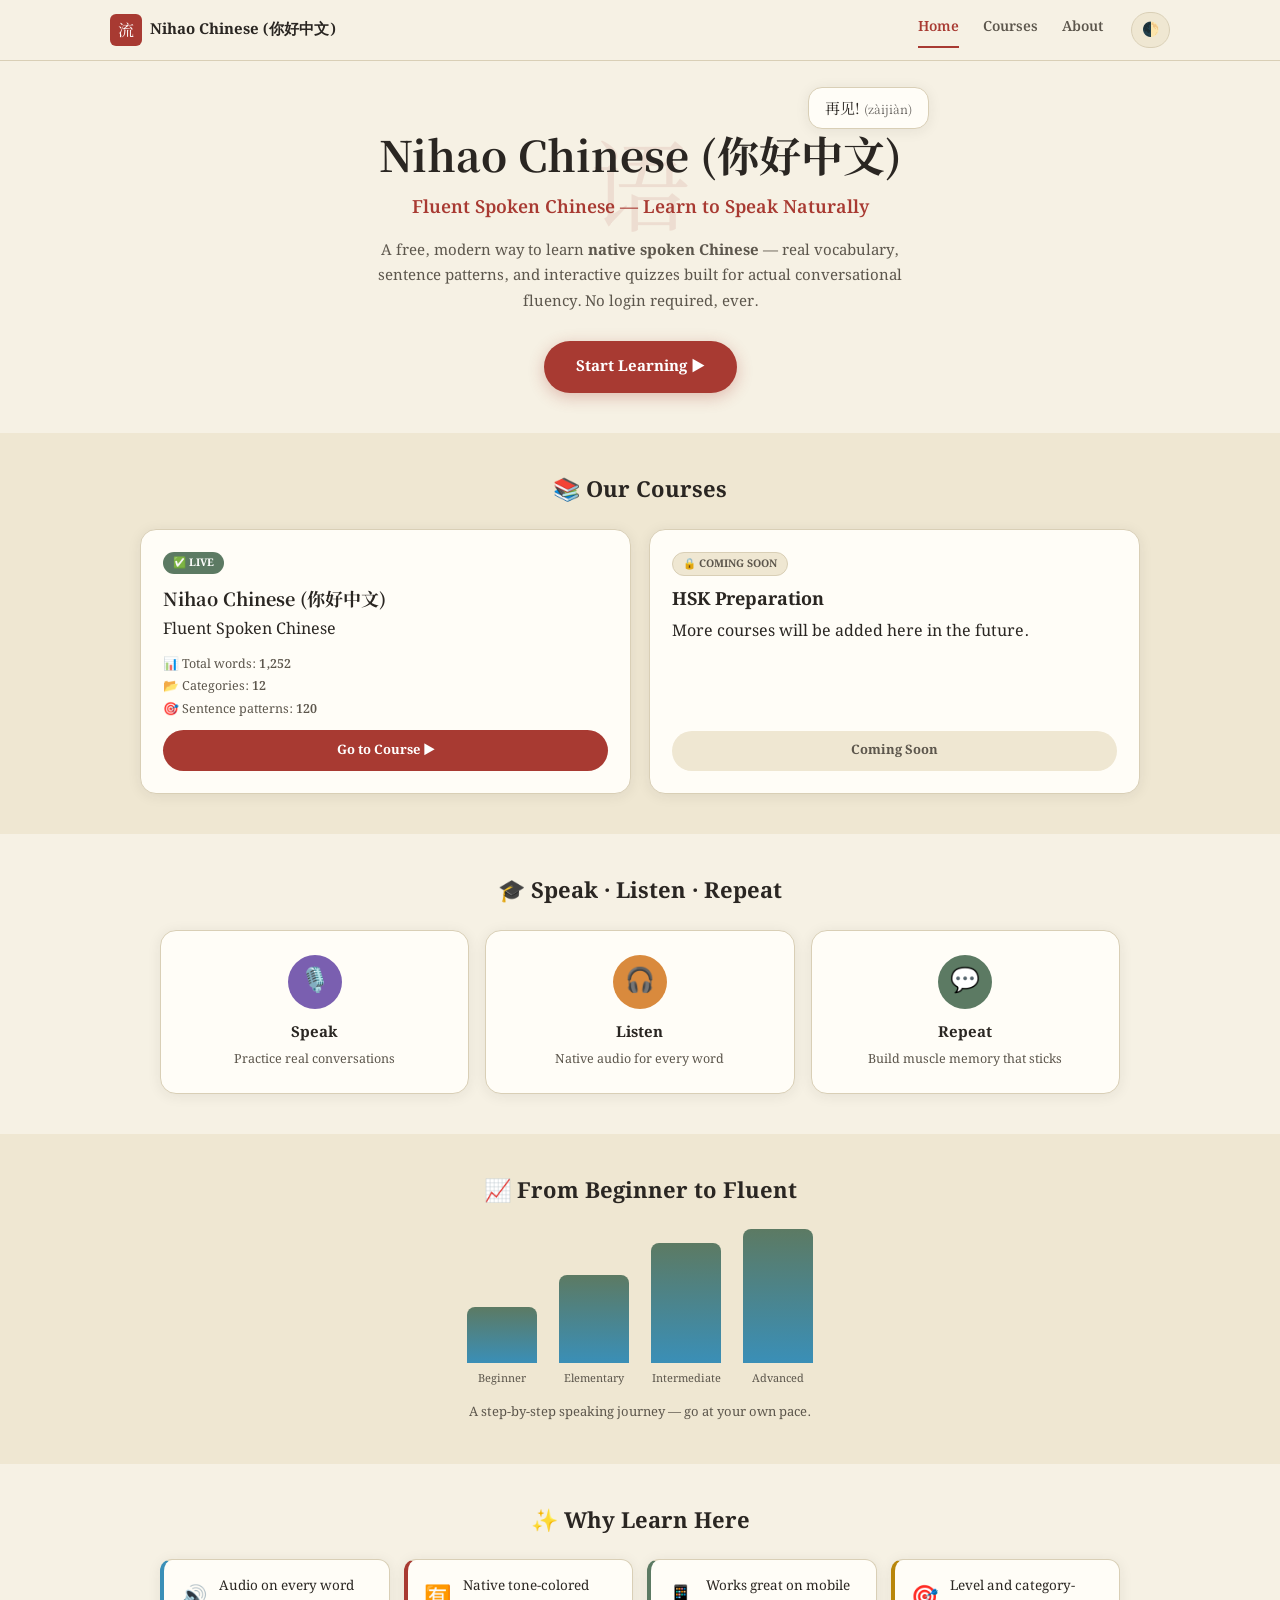
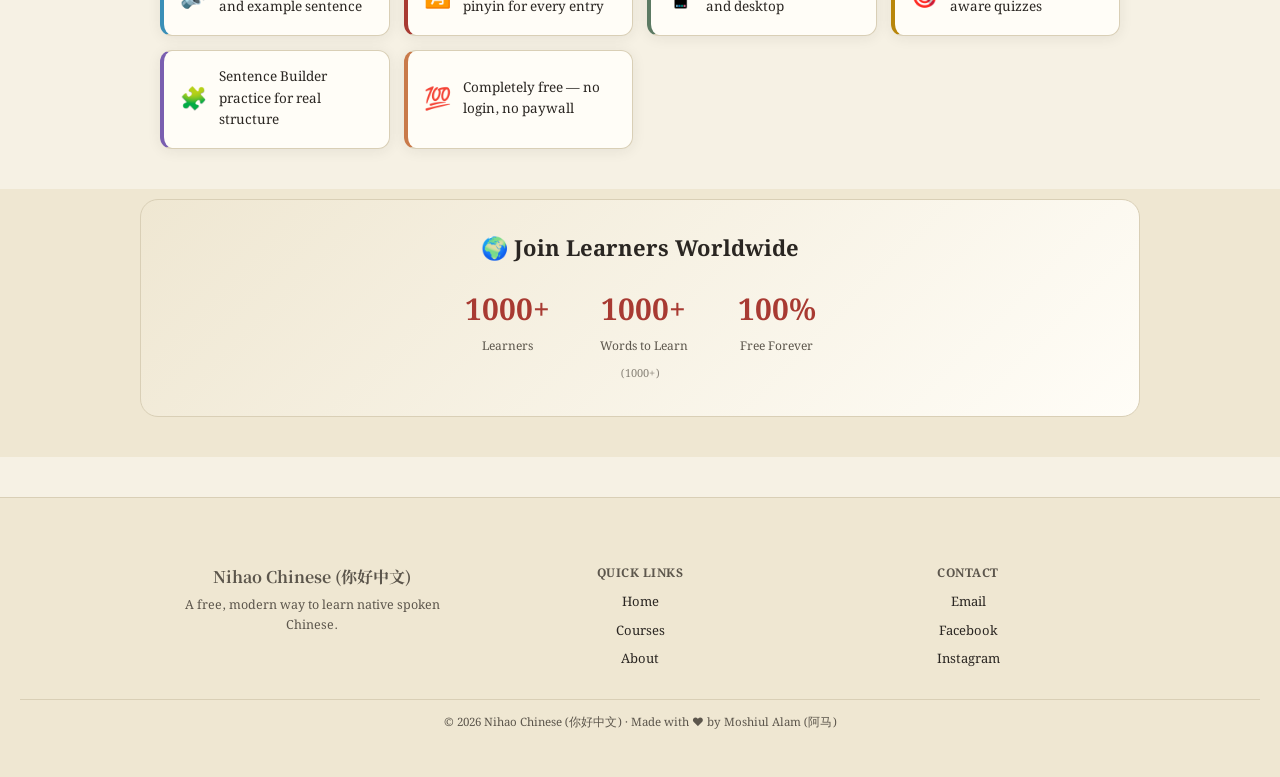
<file: index.html>
<!DOCTYPE html>
<html lang="en" data-lang="en">

<head>
  <meta charset="UTF-8">
  <meta name="viewport" content="width=device-width, initial-scale=1.0">
  <title>Nihao Chinese (你好中文) · Fluent Spoken Chinese — Free Native Spoken Chinese Course</title>
  <meta name="description" content="Learn native spoken Chinese for free — vocabulary, sentence patterns, and interactive quizzes designed for real conversational fluency. No login required.">
  <meta name="keywords" content="learn Chinese, spoken Chinese, Mandarin vocabulary, Chinese quiz, HSK, Chinese sentence patterns, free Chinese course">
  <meta property="og:title" content="Nihao Chinese (你好中文) · Fluent Spoken Chinese">
  <meta property="og:description" content="A free, modern way to learn native spoken Chinese — vocabulary, patterns, and quizzes.">
  <meta property="og:type" content="website">
  <link rel="icon" href="data:image/svg+xml,<svg xmlns=%22http://www.w3.org/2000/svg%22 viewBox=%220 0 100 100%22><text y=%22.9em%22 font-size=%2290%22>流</text></svg>">
  <link rel="preconnect" href="https://fonts.googleapis.com">
  <link
    href="https://fonts.googleapis.com/css2?family=Noto+Serif+SC:wght@400;600;700&family=Noto+Serif+Bengali:wght@400;500;700&family=Inter:wght@400;500;600;700&display=swap"
    rel="stylesheet">
  
  <link rel="stylesheet" href="./fluency_course/fluencyStyle.css">
  
</head>

<body data-theme="light">

  <nav class="site-nav" id="siteNav">
    <div class="site-nav-inner">
      <a href="#" class="site-brand" data-nav="home">
        <span class="site-seal">流</span>
        <span class="site-brand-text">Nihao Chinese (你好中文)</span>
      </a>
      <button class="site-hamburger" id="siteHamburger" aria-label="Menu">☰</button>
      <div class="site-nav-links" id="siteNavLinks">
        <a href="#" data-nav="home" class="site-nav-link">Home</a>
        <a href="#" data-nav="courses" class="site-nav-link">Courses</a>
        <a href="#" data-nav="about" class="site-nav-link">About</a>
        <button class="site-theme-btn" id="siteThemeBtn" title="Toggle dark mode">🌓</button>
      </div>
    </div>
  </nav>

  <!-- ============ PAGE: HOME ============ -->
  <div id="pageHome" class="site-page">
    <section class="home-hero">
      <div class="home-hero-brush zh">语</div>
      <div class="hero-bubbles" id="heroBubbles"></div>
      <h1 class="home-hero-title zh">Nihao Chinese (你好中文)</h1>
      <p class="home-hero-sub">Fluent Spoken Chinese — Learn to Speak Naturally</p>
      <p class="home-hero-desc">A free, modern way to learn <strong>native spoken Chinese</strong> — real vocabulary, sentence patterns, and interactive quizzes built for actual conversational fluency. No login required, ever.</p>
      <button class="home-cta-btn" data-nav="courses">Start Learning ▶</button>
    </section>

    <section class="home-section">
      <h2 class="home-section-title">📚 Our Courses</h2>
      <div class="course-grid" id="homeCourseGrid"></div>
    </section>

    <section class="home-section">
      <h2 class="home-section-title">🎓 Speak · Listen · Repeat</h2>
      <div class="feature-icon-row">
        <div class="feature-icon-card fic-purple fade-in-up">
          <div class="fic-icon">🎙️</div>
          <div class="fic-title">Speak</div>
          <div class="fic-sub">Practice real conversations</div>
        </div>
        <div class="feature-icon-card fic-orange fade-in-up">
          <div class="fic-icon">🎧</div>
          <div class="fic-title">Listen</div>
          <div class="fic-sub">Native audio for every word</div>
        </div>
        <div class="feature-icon-card fic-green fade-in-up">
          <div class="fic-icon">💬</div>
          <div class="fic-title">Repeat</div>
          <div class="fic-sub">Build muscle memory that sticks</div>
        </div>
      </div>
    </section>

    <section class="home-section">
      <h2 class="home-section-title">📈 From Beginner to Fluent</h2>
      <div class="journey-bar fade-in-up">
        <div class="journey-step" style="--h:35%;"><div class="journey-fill"></div><span>Beginner</span></div>
        <div class="journey-step" style="--h:55%;"><div class="journey-fill"></div><span>Elementary</span></div>
        <div class="journey-step" style="--h:75%;"><div class="journey-fill"></div><span>Intermediate</span></div>
        <div class="journey-step" style="--h:100%;"><div class="journey-fill"></div><span>Advanced</span></div>
      </div>
      <p class="journey-caption">A step-by-step speaking journey — go at your own pace.</p>
    </section>

    <section class="home-section">
      <h2 class="home-section-title">✨ Why Learn Here</h2>
      <div class="why-grid">
        <div class="why-card wc-1 fade-in-up">🔊<span>Audio on every word and example sentence</span></div>
        <div class="why-card wc-2 fade-in-up">🈶<span>Native tone-colored pinyin for every entry</span></div>
        <div class="why-card wc-3 fade-in-up">📱<span>Works great on mobile and desktop</span></div>
        <div class="why-card wc-4 fade-in-up">🎯<span>Level and category-aware quizzes</span></div>
        <div class="why-card wc-5 fade-in-up">🧩<span>Sentence Builder practice for real structure</span></div>
        <div class="why-card wc-6 fade-in-up">💯<span>Completely free — no login, no paywall</span></div>
      </div>
    </section>

    <section class="home-section social-proof-section">
      <div class="social-proof-box fade-in-up">
        <h2 class="home-section-title">🌍 Join Learners Worldwide</h2>
        <div class="social-proof-grid">
          <div><div class="sp-num">1000+</div><div class="sp-label">Learners</div></div>
          <div><div class="sp-num">1000+</div><div class="sp-label">Words to Learn</div></div>
          <div><div class="sp-num">100%</div><div class="sp-label">Free Forever</div></div>
        </div>
        <p class="sp-note">(1000+)</p>
      </div>
    </section>
  </div>

  <!-- ============ PAGE: ABOUT ============ -->
 <div id="pageAbout" class="site-page" style="display:none;">
    <section class="about-hero-pro">
      <div class="about-hero-pro-inner">
        <div class="about-photo-wrap">
          <img class="about-photo" src="[data-uri]" alt="Creator photo">
        </div>
        <div class="about-hero-text">
          <span class="about-kicker">👋 THE PERSON BEHIND Nihao Chinese (你好中文)</span>
          <h1>Moshiul Alam (阿马)</h1>
          <p class="about-role">Creator &amp; Chinese Learner</p>
          <div class="about-links">
            <a href="mdmoshiulalam66@gmail.com" target ="_blank">✉️ Email</a>
            <a href="https://www.facebook.com/share/1FTyPMf2ih/" target ="_blank">📘 Facebook</a>
            <a href="#" target ="_blank">▶️ YouTube</a>
            <a href="https://www.instagram.com/moshiul_alam_ridoy?igsi=cWsxNTF4bHJ0M2d4" target ="_blank">🅾 Instagram</a>
            <a href="https://github.com/Moshiul-Alam1" target ="_blank">𖦥 gitHub1</a>
            <a href="https://github.com/MoshiulAlam0" target ="_blank">𖦥 gitHub2</a>
          </div>
        </div>
      </div>
    </section>

    <section class="about-body">
      <div class="about-card fade-in-up">
         <h3>📖 My Story</h3>
         <p>Hi! I'm Moshiul (阿马). As a fellow Chinese learner, I experienced firsthand how challenging it is to transition from traditional textbook grammar to authentic, natural daily conversation. I created <em>Nihao Chinese (你好中文)</em> to bridge that gap — building an interactive, real-world spoken Chinese platform that I wished I had when I first started.</p>
      </div>
      <div class="about-card fade-in-up">
        <h3>🎯 Mission</h3>
        <p>To make practical, native-sounding spoken Chinese accessible to anyone in the world who wants to learn it — completely free, forever.</p>
      </div>
    </section>

    <section class="home-section">
      <h2 class="home-section-title">💼 My Other Projects</h2>
      <div class="projects-grid">
        <div class="project-card fade-in-up">
          <div class="project-thumb">🚀</div>
          <div class="project-name">Project One</div>
          <div class="project-desc">A short description of this project goes here.</div>
          <a href="#" class="project-link">Visit ↗</a>
        </div>
        <div class="project-card fade-in-up">
          <div class="project-thumb">🎨</div>
          <div class="project-name">Project Two</div>
          <div class="project-desc">A short description of this project goes here.</div>
          <a href="#" class="project-link">Visit ↗</a>
        </div>
        <div class="project-card fade-in-up">
          <div class="project-thumb">📦</div>
          <div class="project-name">Project Three</div>
          <div class="project-desc">A short description of this project goes here.</div>
          <a href="#" class="project-link">Visit ↗</a>
        </div>
      </div>
    </section>
  </div>

  <!-- ============ PAGE: COURSES ============ -->
  <div id="pageCourses" class="site-page" style="display:none;">
    <section class="home-section">
      <h1 class="home-section-title">📚 All Courses</h1>
      <div class="course-grid" id="coursesPageGrid"></div>
    </section>
  </div>

  <!-- ============ PAGE: APP (existing vocabulary course) ============ -->
  <div id="pageApp" class="site-page" style="display:none;">

  <header>
    <div class="brand">
      <button class="pill-btn" id="menuToggle" style="display:none; padding:7px 10px;" aria-label="Menu">☰</button>
      <div class="seal">流</div>
      <h1>Nihao Chinese (你好中文)<span data-lang-el="en">Fluent Spoken
          Chinese · Live</span></h1>
    </div>
    <div class="header-controls">
      <button class="pill-btn" id="langBtn">🌐 <span data-lang-el="bn">English করো</span><span data-lang-el="en">Switch
          to Bangla</span></button>
      <button class="pill-btn" id="themeBtn">🌓 <span data-lang-el="bn">ডার্ক মোড</span><span data-lang-el="en">Dark
          Mode</span></button>
      <div style="position:relative;">
        <button class="pill-btn" id="voiceBtn">🔊 <span data-lang-el="bn">ভয়েস</span><span
            data-lang-el="en">Voice</span> ▾</button>
        <div id="voiceDropdown" class="voice-dropdown"></div>
      </div>
      <div class="speed-group" id="speedGroup">
        <button class="speed-btn" data-speed="slow">🐢</button>
        <button class="speed-btn active" data-speed="normal">🚶</button>
        <button class="speed-btn" data-speed="fast">🏃</button>
      </div>
    </div>
  </header>

  <div class="sidebar-backdrop" id="backdrop"></div>

  <div class="layout">
    <nav class="sidebar" id="sidebar"></nav>

    <main>
      <section class="hero">
        <div class="brush zh">语</div>
        <div class="hero-text">
          <h2 data-lang-el="bn">প্রতিদিন অল্প অল্প করে, স্বাভাবিকভাবে চাইনিজ বলতে শিখুন</h2>
          <h2 data-lang-el="en">Learn to speak Chinese naturally, a little every day</h2>
          <p data-lang-el="bn">প্রয়োজনীয় শব্দভান্ডার, সঠিক উচ্চারণ এবং ইন্টারঅ্যাকটিভ অনুশীলনের মাধ্যমে সহজে চায়নিজ বলা শুরু করুন।</p>
          <p data-lang-el="en">Start speaking Chinese easily with essential vocabulary, accurate pronunciation, and interactive practice.</p>
        </div>
      </section>

      <div class="search-wrap">
        <div class="search-box">
          <span>🔍</span>
          <input id="searchInput" type="text" placeholder="Search / খুঁজুন / 搜索 / pinyin...">
        </div>
        <button class="pill-btn" id="bookmarkFilterBtn">🔖 <span data-lang-el="bn">বুকমার্ক</span><span data-lang-el="en">Bookmarks</span> (<span id="bookmarkFilterCount">0</span>)</button>
      </div>

      <div id="filterBar"></div>
      <div id="categoryIntro"></div>
      <div id="quizPanelBox"></div>
      <div id="cardGrid"></div>
    </main>
  </div>

  <div class="float-toolbar" id="floatToolbar">
    <button class="float-icon-btn" id="floatLangBtn" title="Language">🌐</button>
    <button class="float-icon-btn" id="floatThemeBtn" title="Dark mode">🌓</button>
    <div class="float-toolbar-divider"></div>
    <div style="position:relative;">
      <button class="float-icon-btn" id="floatVoiceBtn" title="Voice">🔊</button>
      <div id="floatVoiceDropdown" class="voice-dropdown"></div>
    </div>
    <div class="float-speed-group" id="floatSpeedGroup">
      <button class="float-speed-btn" data-speed="slow" title="Slow">🐢</button>
      <button class="float-speed-btn active" data-speed="normal" title="Normal">🚶</button>
      <button class="float-speed-btn" data-speed="fast" title="Fast">🏃</button>
    </div>
  </div>

  <button id="floatingQuizBtn" title="Quiz">🎯</button>

  </div> <!-- /#pageApp -->
<!--===================================== footer ===========================    -->
  <footer class="site-footer">
    <div class="site-footer-inner">
      <div class="footer-col">
        <div class="footer-brand zh">Nihao Chinese (你好中文)</div>
        <p>A free, modern way to learn native spoken Chinese.</p>
      </div>
      <div class="footer-col">
        <div class="footer-col-title">Quick Links</div>
        <a href="#" data-nav="home">Home</a>
        <a href="#" data-nav="courses">Courses</a>
        <a href="#" data-nav="about">About</a>
      </div>
      <div class="footer-col">
        <div class="footer-col-title">Contact</div>
        <a href="mailto:mdmoshiulalam66@gmail.com">Email</a>
        <a href="https://www.facebook.com/share/1FTyPMf2ih/">Facebook</a>
        <a href="https://www.instagram.com/moshiul_alam_ridoy?igsi=cWsxNTF4bHJ0M2d4">Instagram</a>
      </div>
    </div>
    <div class="footer-bottom">© <span id="footerYear"></span> Nihao Chinese (你好中文) · Made with ❤️ by Moshiul Alam (阿马)</div>
  </footer>

  <div class="modal-overlay" id="quizModal">
    <div class="modal quiz-modal-inner" style="position:relative;">
      <div class="qz-xp-popup" id="quizXpPopup"></div>
      <button class="modal-close" id="quizClose">✕</button>
      <div class="qz-header-row">
        <div id="quizScopeLabel" class="qz-scope"></div>
        <div style="display:flex; align-items:center; gap:8px; position:relative;">
          <div id="quizHeartsBox" class="qz-hearts"></div>
          <button id="quizSettingsBtn" class="qz-voicelang-btn" title="Voice settings">⚙️ 🔊</button>
          <div id="quizSettingsPanel" class="qz-settings-panel">
            <div class="qz-settings-row">
              <label><span data-lang-el="bn">ফিডব্যাক ভাষা</span><span data-lang-el="en">Feedback language</span></label>
              <div class="qz-lang-toggle">
                <button class="qz-lang-opt active" data-lang="zh">中文</button>
                <button class="qz-lang-opt" data-lang="en">English</button>
              </div>
            </div>
            <div class="qz-settings-row">
              <label><span data-lang-el="bn">ভয়েস বেছে নিন</span><span data-lang-el="en">Choose voice</span></label>
              <select id="qzVoiceSelect"></select>
            </div>
            <div class="qz-settings-row">
              <label><span data-lang-el="bn">গতি</span><span data-lang-el="en">Speed</span></label>
              <div class="speed-group" id="qzSpeedGroup">
                <button class="qz-speed-btn" data-speed="slow">🐢</button>
                <button class="qz-speed-btn active" data-speed="normal">🚶</button>
                <button class="qz-speed-btn" data-speed="fast">🏃</button>
              </div>
            </div>
          </div>
        </div>
      </div>
      <div class="qz-progress-wrap">
        <svg class="qz-ring" viewBox="0 0 40 40">
          <circle class="qz-ring-bg" cx="20" cy="20" r="17"></circle>
          <circle class="qz-ring-fill" id="quizRingFill" cx="20" cy="20" r="17"></circle>
        </svg>
        <div class="qz-progress-bar"><div class="qz-progress-fill" id="quizProgressFill"></div></div>
      </div>
      <div class="qz-stats-row">
        <span id="quizProgress">1 / 8</span>
        <span>✅ <span id="qzCorrectCount">0</span></span>
        <span>❌ <span id="qzWrongCount">0</span></span>
        <span>🔥 <span id="qzStreak">0</span></span>
        <span>⭐ <span id="qzScore">0</span></span>
      </div>

      <div id="quizQuestionArea"></div>

      <div id="quizFeedbackToast" class="qz-feedback-toast"></div>

      <div id="quizSummaryArea" style="display:none;"></div>
    </div>
  </div>
<!-- <script src="./newData.js"></script> -->
<script src="./fluency_course/fluencyScript.js"></script>
 
</body>

</html>
</file>
<file: fluency_course/fluencyStyle.css>
:root {
      --paper: #F6F1E4;
      --paper-alt: #EFE7D2;
      --ink: #2A2622;
      --ink-soft: #5C564C;
      --seal: #A83A32;
      --seal-soft: #C97A6D;
      --jade: #5C7A63;
      --jade-soft: #8FAE96;
      --line: #D9CFB6;
      --card-bg: #FFFDF7;
      --radius: 14px;
      --shadow: 0 2px 14px rgba(42, 38, 34, 0.08);
      --t1: #C1443C;
      /* 1st tone - flat/high red */
      --t2: #B8860B;
      /* 2nd tone - rising amber */
      --t3: #3B7A57;
      /* 3rd tone - dipping green */
      --t4: #3A5FA8;
      /* 4th tone - falling blue */
      --t0: #8B8378;
      /* neutral tone - grey */
    }

    [data-theme="dark"] {
      --paper: #1B1917;
      --paper-alt: #231F1B;
      --ink: #EDE6D6;
      --ink-soft: #B8AF9C;
      --card-bg: #26221D;
      --line: #3A342C;
      --shadow: 0 2px 20px rgba(0, 0, 0, 0.4);
      color-scheme: dark;
    }
    body { color-scheme: light; }
    body[data-theme="dark"] { color-scheme: dark; }
    select { background-color: var(--card-bg); color: var(--ink); }

    * {
      box-sizing: border-box;
      margin: 0;
      padding: 0;
    }

    body {
      background: var(--paper);
      color: var(--ink);
      font-family: 'Noto Serif Bengali', 'Inter', sans-serif;
      line-height: 1.6;
      transition: background .3s, color .3s;
      min-height: 100vh;
    }

    .zh {
      font-family: 'Noto Serif SC', serif;
    }

    a {
      color: inherit;
    }

    button {
      font-family: inherit;
      cursor: pointer;
    }

    /* ---------- Header ---------- */
    header {
      position: sticky;
      top: 0;
      z-index: 50;
      background: var(--paper);
      border-bottom: 1px solid var(--line);
      padding: 12px 18px;
      display: flex;
      align-items: center;
      justify-content: space-between;
      gap: 10px;
      flex-wrap: wrap;
    }

    .brand {
      display: flex;
      align-items: center;
      gap: 10px;
    }

    .brand .seal {
      width: 38px;
      height: 38px;
      border-radius: 6px;
      background: var(--seal);
      color: #fff;
      display: flex;
      align-items: center;
      justify-content: center;
      font-family: 'Noto Serif SC', serif;
      font-size: 20px;
      font-weight: 700;
      box-shadow: var(--shadow);
      flex-shrink: 0;
    }

    .brand h1 {
      font-size: 16px;
      font-weight: 600;
      letter-spacing: .3px;
    }

    .brand h1 span {
      display: block;
      font-size: 11px;
      color: var(--ink-soft);
      font-family: 'Inter', sans-serif;
      font-weight: 400;
    }

    .header-controls {
      display: flex;
      align-items: center;
      gap: 8px;
      flex-wrap: wrap;
    }

    .pill-btn {
      background: var(--card-bg);
      border: 1px solid var(--line);
      border-radius: 999px;
      padding: 7px 14px;
      font-size: 13px;
      color: var(--ink);
      display: flex;
      align-items: center;
      gap: 6px;
      transition: .2s;
    }

    .pill-btn:hover {
      border-color: var(--seal);
      color: var(--seal);
    }

    .speed-group {
      display: flex;
      background: var(--card-bg);
      border: 1px solid var(--line);
      border-radius: 999px;
      padding: 3px;
      gap: 2px;
    }
    .speed-btn {
      background: none;
      border: none;
      border-radius: 999px;
      padding: 5px 9px;
      font-size: 13px;
      cursor: pointer;
      color: var(--ink-soft);
    }
    .speed-btn.active {
      background: var(--jade);
      color: #fff;
    }
    .qz-speed-btn {
      background: none;
      border: 1px solid var(--line);
      border-radius: 999px;
      padding: 5px 9px;
      font-size: 13px;
      cursor: pointer;
      color: var(--ink-soft);
    }
    .qz-speed-btn.active {
      background: var(--jade);
      color: #fff;
      border-color: var(--jade);
    }

    .pill-btn.active {
      background: var(--seal);
      color: #fff;
      border-color: var(--seal);
    }
    .pill-btn:disabled {
      opacity: .4;
      cursor: default;
    }
    .pill-btn:disabled:hover { border-color: var(--line); }

    /* ---------- Layout ---------- */
    .layout {
      display: flex;
      max-width: 1280px;
      margin: 0 auto;
    }

    nav.sidebar {
      width: 220px;
      flex-shrink: 0;
      padding: 20px 10px;
      position: sticky;
      top: 63px;
      height: calc(100vh - 63px);
      overflow-y: auto;
      border-right: 1px solid var(--line);
    }

    nav.sidebar .cat-btn {
      width: 100%;
      text-align: left;
      background: none;
      border: none;
      padding: 10px 12px;
      border-radius: 8px;
      font-size: 14px;
      color: var(--ink-soft);
      display: flex;
      justify-content: space-between;
      margin-bottom: 2px;
    }

    nav.sidebar .cat-btn:hover {
      background: var(--paper-alt);
      color: var(--ink);
    }

    nav.sidebar .cat-btn.active {
      background: var(--seal);
      color: #fff;
    }

    nav.sidebar .cat-btn .count {
      font-size: 11px;
      opacity: .75;
    }

    main {
      flex: 1;
      padding: 24px 20px 60px;
      min-width: 0;
    }

    /* ---------- Hero ---------- */
    .hero {
      display: flex;
      align-items: center;
      gap: 24px;
      padding: 28px 24px;
      margin-bottom: 26px;
      background: var(--card-bg);
      border-radius: var(--radius);
      border: 1px solid var(--line);
      box-shadow: var(--shadow);
      position: relative;
      overflow: hidden;
    }

    .hero .brush {
      font-family: 'Noto Serif SC', serif;
      font-size: 76px;
      color: var(--seal);
      opacity: .14;
      position: absolute;
      right: 10px;
      top: 50%;
      transform: translateY(-50%);
      pointer-events: none;
      user-select: none;
    }

    .hero-text h2 {
      font-size: 22px;
      margin-bottom: 6px;
    }

    .hero-text p {
      font-size: 14px;
      color: var(--ink-soft);
      max-width: 520px;
    }

    /* ---------- Category Intro Banner ---------- */
    .cat-intro {
      background: var(--card-bg);
      border: 1px solid var(--line);
      border-left: 3px solid var(--seal);
      border-radius: 12px;
      padding: 16px 20px;
      margin-bottom: 18px;
      font-size: 13.5px;
      line-height: 1.7;
    }
    .cat-intro h4 {
      font-size: 14px;
      margin-bottom: 8px;
      color: var(--seal);
    }
    .cat-intro .tense-row {
      margin: 8px 0;
    }
    .cat-intro .tense-label {
      font-weight: 600;
      display: inline-block;
      margin-bottom: 3px;
    }
    .cat-intro .word-list {
      color: var(--ink-soft);
      margin-bottom: 3px;
    }
    .cat-intro .ex-line {
      margin: 2px 0 2px 10px;
      color: var(--ink);
    }
    .cat-intro .warn-note {
      margin-top: 8px;
      padding-top: 8px;
      border-top: 1px dashed var(--line);
      color: var(--ink-soft);
      font-size: 12.5px;
    }

    /* ---------- Search ---------- */
    .search-wrap {
      margin-bottom: 20px;
      display: flex;
      gap: 10px;
      flex-wrap: wrap;
    }

    .search-box {
      flex: 1;
      min-width: 220px;
      display: flex;
      align-items: center;
      gap: 8px;
      background: var(--card-bg);
      border: 1px solid var(--line);
      border-radius: 999px;
      padding: 10px 16px;
    }

    .search-box input {
      border: none;
      outline: none;
      background: none;
      width: 100%;
      font-size: 14px;
      color: var(--ink);
    }

    .quiz-cta {
      background: var(--jade);
      color: #fff;
      border: none;
      border-radius: 999px;
      padding: 10px 18px;
      font-size: 13px;
      font-weight: 600;
      box-shadow: var(--shadow);
    }

    /* ---------- Quiz Panel ---------- */
    .quiz-panel {
      background: linear-gradient(135deg, var(--jade) 0%, #4c6b53 100%);
      border-radius: 16px;
      padding: 18px 20px;
      margin-bottom: 20px;
      box-shadow: var(--shadow);
      color: #fff;
    }
    .quiz-panel .qp-title {
      font-size: 14px;
      font-weight: 700;
      margin-bottom: 12px;
      display: flex;
      align-items: center;
      gap: 8px;
    }
    .quiz-tiles {
      display: grid;
      grid-template-columns: repeat(auto-fit, minmax(180px, 1fr));
      gap: 12px;
    }
    .quiz-tile {
      background: rgba(255,255,255,.12);
      border: 1px solid rgba(255,255,255,.25);
      border-radius: 12px;
      padding: 12px 14px;
    }
    .quiz-tile .qt-label {
      font-size: 12.5px;
      font-weight: 700;
      margin-bottom: 4px;
      display: flex;
      align-items: center;
      gap: 6px;
    }
    .quiz-tile .qt-sub {
      font-size: 11px;
      opacity: .85;
      margin-bottom: 8px;
    }
    .quiz-tile select {
      width: 100%;
      background: rgba(255,255,255,.9);
      border: none;
      border-radius: 7px;
      padding: 6px 8px;
      font-size: 12px;
      color: #2A2622;
      margin-bottom: 8px;
      color-scheme: light;
    }
    .quiz-tile button.qt-start {
      width: 100%;
      background: #fff;
      color: var(--jade);
      border: none;
      border-radius: 8px;
      padding: 7px;
      font-size: 12.5px;
      font-weight: 700;
      cursor: pointer;
    }
    .quiz-tile button.qt-start:hover { opacity: .9; }
    .quiz-panel-options {
      display: flex;
      gap: 14px;
      flex-wrap: wrap;
      margin-top: 12px;
      padding-top: 12px;
      border-top: 1px solid rgba(255,255,255,.2);
      font-size: 11.5px;
    }
    .quiz-panel-options label { display: block; margin-bottom: 4px; opacity: .9; }
    .quiz-panel-options select {
      background: rgba(255,255,255,.9);
      border: none;
      border-radius: 7px;
      padding: 5px 8px;
      font-size: 12px;
      color: #2A2622;
      color-scheme: light;
    }

    /* ---------- Sentence Builder ---------- */
    .qz-builder-strip {
      min-height: 52px;
      border: 2px dashed var(--line);
      border-radius: 10px;
      padding: 8px;
      display: flex;
      flex-wrap: wrap;
      gap: 6px;
      margin-bottom: 14px;
      align-items: center;
    }
    .qz-builder-strip.filled { border-style: solid; }
    .qz-word-bank { display: flex; flex-wrap: wrap; gap: 8px; justify-content: center; }
    .qz-word-chip {
      background: var(--paper-alt);
      border: 1.5px solid var(--line);
      border-radius: 10px;
      padding: 8px 14px;
      font-size: 18px;
      cursor: pointer;
      transition: .15s;
    }
    .qz-word-chip:hover { border-color: var(--seal); transform: translateY(-2px); }
    .qz-word-chip.placed { opacity: .35; pointer-events: none; }
    .qz-strip-chip {
      background: var(--card-bg);
      border: 1.5px solid var(--jade);
      border-radius: 10px;
      padding: 8px 14px;
      font-size: 18px;
      cursor: pointer;
    }
    .qz-check-btn {
      display: block;
      width: 100%;
      margin-top: 14px;
      background: var(--jade);
      color: #fff;
      border: none;
      border-radius: 10px;
      padding: 12px;
      font-size: 14px;
      font-weight: 700;
      cursor: pointer;
    }
    .qz-check-btn:disabled { opacity: .4; cursor: default; }

    /* ---------- XP Popup ---------- */
    .qz-xp-popup {
      position: absolute;
      right: 20px;
      top: 60px;
      font-size: 16px;
      font-weight: 800;
      color: var(--jade);
      opacity: 0;
      pointer-events: none;
    }
    .qz-xp-popup.animate { animation: qzXpFloat 1s ease forwards; }
    @keyframes qzXpFloat {
      0% { opacity: 0; transform: translateY(0); }
      20% { opacity: 1; transform: translateY(-6px); }
      100% { opacity: 0; transform: translateY(-34px); }
    }

    #floatingQuizBtn {
      position: fixed;
      right: 20px;
      bottom: 24px;
      width: 54px;
      height: 54px;
      border-radius: 50%;
      background: var(--seal);
      color: #fff;
      border: none;
      font-size: 22px;
      box-shadow: 0 4px 14px rgba(0,0,0,.25);
      cursor: pointer;
      z-index: 60;
    }
    #floatVoiceDropdown {
      right: 54px;
      left: auto;
      top: auto;
      bottom: 0;
    }

    .float-toolbar {
      position: fixed;
      right: 20px;
      bottom: 92px;
      display: flex;
      flex-direction: column;
      align-items: center;
      gap: 10px;
      z-index: 59;
      opacity: 0;
      transform: translateY(10px);
      pointer-events: none;
      transition: opacity .25s, transform .25s;
    }
    .float-toolbar.show { opacity: 1; transform: translateY(0); pointer-events: auto; }
    .float-icon-btn {
      width: 44px; height: 44px;
      border-radius: 50%;
      background: var(--card-bg);
      border: 1px solid var(--line);
      color: var(--ink);
      font-size: 17px;
      cursor: pointer;
      box-shadow: 0 3px 10px rgba(0,0,0,.15);
    }
    .float-icon-btn:hover { border-color: var(--seal); transform: scale(1.06); }
    .float-toolbar-divider { width: 26px; height: 1px; background: var(--line); margin: 2px 0; }
    .float-speed-group {
      background: var(--card-bg);
      border: 1px solid var(--line);
      border-radius: 22px;
      display: flex;
      flex-direction: column;
      gap: 2px;
      padding: 4px;
      box-shadow: 0 3px 10px rgba(0,0,0,.15);
    }
    .float-speed-btn {
      width: 34px; height: 34px;
      border-radius: 50%;
      background: none;
      border: none;
      font-size: 13px;
      cursor: pointer;
      color: var(--ink-soft);
    }
    .float-speed-btn.active { background: var(--jade); color: #fff; }
    #floatVoiceDropdown {
      position: absolute;
      right: 54px;
      bottom: 0;
    }
    @media (max-width: 720px) {
      .float-toolbar { right: 12px; bottom: 84px; gap: 8px; }
      .float-icon-btn { width: 38px; height: 38px; font-size: 15px; }
    }

    /* ---------- Level/Subtopic Filter Bar ---------- */
    .filter-bar {
      background: linear-gradient(135deg, var(--card-bg) 0%, var(--paper-alt) 100%);
      border: 1px solid var(--line);
      border-radius: 16px;
      padding: 18px 20px;
      margin-bottom: 20px;
      box-shadow: var(--shadow);
    }
    .filter-bar .filter-header-row {
      display: flex;
      align-items: center;
      justify-content: space-between;
      margin-bottom: 12px;
      flex-wrap: wrap;
      gap: 8px;
    }
    .filter-bar .filter-title {
      font-size: 13px;
      color: var(--ink-soft);
      font-weight: 600;
    }
    .filter-bar .total-badge {
      background: var(--ink);
      color: var(--paper);
      font-size: 11.5px;
      font-weight: 700;
      border-radius: 999px;
      padding: 4px 12px;
      white-space: nowrap;
    }
    .level-pills {
      display: flex;
      flex-wrap: wrap;
      gap: 8px;
      margin-bottom: 14px;
    }
    .level-pill {
      background: var(--card-bg);
      border: 1.5px solid var(--line);
      border-radius: 12px;
      padding: 8px 13px;
      cursor: pointer;
      text-align: left;
      min-width: 100px;
      transition: .15s;
      position: relative;
    }
    .level-pill:hover { border-color: var(--seal); transform: translateY(-1px); }
    .level-pill.active {
      background: var(--seal);
      border-color: var(--seal);
      color: #fff;
      box-shadow: 0 3px 10px rgba(168,58,50,.3);
    }
    .level-pill .lp-top {
      font-size: 12.5px;
      font-weight: 700;
      display: flex;
      align-items: center;
      justify-content: space-between;
      gap: 6px;
    }
    .level-pill .lp-count {
      font-size: 10px;
      font-weight: 700;
      background: rgba(0,0,0,.08);
      border-radius: 999px;
      padding: 1px 7px;
    }
    .level-pill.active .lp-count { background: rgba(255,255,255,.25); }
    .level-pill .lp-sub { font-size: 10.5px; opacity: .8; margin-top: 2px; }
    .level-pill .lp-catcount { font-size: 9.5px; opacity: .65; margin-top: 2px; }
    .subtopic-row {
      display: flex;
      align-items: center;
      gap: 10px;
      flex-wrap: wrap;
      padding-top: 12px;
      border-top: 1px solid var(--line);
    }
    .subtopic-row label {
      font-size: 12.5px;
      color: var(--ink-soft);
      font-weight: 600;
    }
    .subtopic-select {
      background: var(--card-bg);
      border: 1px solid var(--line);
      border-radius: 9px;
      padding: 7px 12px;
      font-size: 13px;
      color: var(--ink);
      max-width: 300px;
      cursor: pointer;
    }
    .level-context {
      font-size: 12.5px;
      color: var(--ink-soft);
      margin-top: 12px;
      padding: 8px 12px;
      background: var(--card-bg);
      border-radius: 9px;
      border-left: 3px solid var(--seal);
    }
    .level-context strong { color: var(--seal); }

    /* ---------- Collapsible Category Sections ---------- */
    .cat-section { margin-bottom: 20px; }
    .cat-section-header {
      display: flex;
      align-items: center;
      justify-content: space-between;
      background: var(--card-bg);
      border: 1px solid var(--line);
      border-left: 4px solid var(--jade);
      border-radius: 10px;
      padding: 12px 16px;
      cursor: pointer;
      margin-bottom: 14px;
      box-shadow: var(--shadow);
      transition: .15s;
    }
    .cat-section-header:hover { border-left-color: var(--seal); }
    .cat-section-header .cs-title {
      font-size: 14.5px;
      font-weight: 700;
      display: flex;
      align-items: center;
      gap: 9px;
      color: var(--ink);
    }
    .cat-section-header .cs-icon {
      width: 26px; height: 26px;
      border-radius: 7px;
      background: var(--jade);
      color: #fff;
      display: flex;
      align-items: center;
      justify-content: center;
      font-size: 13px;
      flex-shrink: 0;
    }
    .cat-section-header .cs-count {
      font-size: 11.5px;
      font-weight: 700;
      color: var(--jade);
      background: var(--paper-alt);
      border: 1px solid var(--line);
      border-radius: 999px;
      padding: 3px 12px;
    }
    .cat-section-header .cs-right {
      display: flex;
      align-items: center;
      gap: 10px;
    }
    .cat-section-header .cs-toggle {
      font-size: 13px;
      color: var(--ink-soft);
      transition: transform .2s;
      display: inline-block;
    }
    .cat-section.collapsed .cs-toggle { transform: rotate(-90deg); }
    .cat-section.collapsed .cat-section-grid { display: none; }
    .cat-section-grid {
      display: grid;
      grid-template-columns: repeat(auto-fill, minmax(260px, 1fr));
      gap: 14px;
    }

    /* ---------- Cards ---------- */
    .cat-intro {
      background: var(--card-bg); border: 1px solid var(--line); border-left: 4px solid var(--seal);
      border-radius: var(--radius); padding: 16px 18px; margin-bottom: 16px; font-size: 13.5px; line-height: 1.8;
    }
    .cat-intro h4 { font-size: 15px; margin-bottom: 8px; }
    .cat-intro .tgroup { margin: 10px 0; }
    .cat-intro .tgroup .label { font-weight: 600; color: var(--seal); font-size: 13px; margin-bottom: 3px; }
    .cat-intro .words { color: var(--ink-soft); margin-bottom: 4px; }
    .cat-intro .ex-line { padding-left: 12px; border-left: 2px solid var(--line); margin: 3px 0 3px 4px; }
    .cat-intro .warn { margin-top: 10px; background: var(--paper-alt); border-radius: 6px; padding: 8px 10px; font-size: 12.5px; }
    .grid {
      display: grid;
      grid-template-columns: repeat(auto-fill, minmax(260px, 1fr));
      gap: 14px;
    }

    .card {
      background: var(--card-bg);
      border: 1px solid var(--line);
      border-radius: var(--radius);
      padding: 16px;
      box-shadow: var(--shadow);
      position: relative;
    }

    .card-top {
      display: flex;
      justify-content: space-between;
      align-items: flex-start;
      gap: 8px;
    }

    .card .zh-word {
      font-size: 28px;
      font-weight: 700;
    }

    .pinyin {
      font-size: 14px;
      margin-top: 2px;
      letter-spacing: .3px;
    }

    .pinyin span {
      font-weight: 600;
    }

    .meaning {
      font-size: 13px;
      color: var(--ink-soft);
      margin-top: 6px;
    }

    .meaning .en {
      display: block;
    }

    .meaning .bn {
      display: block;
      font-family: 'Noto Serif Bengali', serif;
    }

    .card .icon-btn {
      background: none;
      border: 1px solid var(--line);
      border-radius: 50%;
      width: 32px;
      height: 32px;
      display: flex;
      align-items: center;
      justify-content: center;
      font-size: 14px;
      color: var(--ink-soft);
      flex-shrink: 0;
    }

    .card .icon-btn:hover {
      border-color: var(--seal);
      color: var(--seal);
    }

    .card .icon-btn.bookmarked {
      color: var(--seal);
      border-color: var(--seal);
    }

    .card-actions {
      display: flex;
      gap: 6px;
      margin-top: 10px;
    }

    .stars {
      font-size: 11px;
      color: var(--t2);
      margin-top: 6px;
    }

    .usage-note {
      margin-top: 10px;
      font-size: 12.5px;
      background: var(--paper-alt);
      border-left: 3px solid var(--jade);
      padding: 8px 10px;
      border-radius: 6px;
      color: var(--ink);
    }

    .example {
      margin-top: 8px;
      font-size: 12.5px;
      padding: 8px 30px 8px 10px;
      border: 1px dashed var(--line);
      border-radius: 8px;
      position: relative;
    }

    .example .zh {
      font-size: 14px;
    }

    .example .py {
      color: var(--ink-soft);
      font-size: 12px;
    }

    .example .bn {
      color: var(--ink-soft);
      font-size: 12px;
    }

    .more-ex-btn {
      margin-top: 6px;
      background: none;
      border: none;
      color: var(--seal);
      font-size: 12px;
      font-weight: 600;
      text-decoration: underline;
      padding: 0;
    }

    .extra-examples {
      margin-top: 6px;
      display: none;
    }

    .extra-examples.show {
      display: block;
    }

    footer {
      text-align: center;
      padding: 30px 20px;
      font-size: 12px;
      color: var(--ink-soft);
      border-top: 1px solid var(--line);
    }

    /* ---------- Quiz Modal ---------- */
    .modal-overlay {
      position: fixed;
      inset: 0;
      background: rgba(20, 18, 16, .55);
      display: none;
      align-items: center;
      justify-content: center;
      z-index: 100;
      padding: 16px;
    }

    .modal-overlay.show {
      display: flex;
    }

    .modal {
      background: var(--card-bg);
      border-radius: var(--radius);
      padding: 26px;
      max-width: 420px;
      width: 100%;
      text-align: center;
      box-shadow: var(--shadow);
    }

    .quiz-modal-inner { max-width: 460px; text-align: left; padding-top: 34px; }
    .qz-header-row {
      display: flex;
      justify-content: space-between;
      align-items: center;
      margin-bottom: 10px;
    }
    .qz-scope { font-size: 13px; font-weight: 700; color: var(--seal); }
    .qz-voicelang-btn {
      background: var(--paper-alt);
      border: 1px solid var(--line);
      border-radius: 999px;
      padding: 4px 10px;
      font-size: 11.5px;
      cursor: pointer;
      color: var(--ink);
    }
    .qz-settings-panel {
      display: none;
      position: absolute;
      right: 0;
      top: calc(100% + 6px);
      background: var(--card-bg);
      border: 1px solid var(--line);
      border-radius: 12px;
      box-shadow: var(--shadow);
      padding: 12px;
      min-width: 220px;
      z-index: 90;
    }
    .qz-settings-panel.show { display: block; }
    .qz-settings-row { margin-bottom: 10px; }
    .qz-settings-row:last-child { margin-bottom: 0; }
    .qz-settings-row label {
      display: block;
      font-size: 11px;
      color: var(--ink-soft);
      margin-bottom: 4px;
      font-weight: 600;
    }
    .qz-settings-row select {
      width: 100%;
      background: var(--paper-alt);
      border: 1px solid var(--line);
      border-radius: 7px;
      padding: 6px 8px;
      font-size: 12px;
      color: var(--ink);
    }
    .qz-lang-toggle { display: flex; gap: 6px; }
    .qz-lang-opt {
      flex: 1;
      background: var(--paper-alt);
      border: 1px solid var(--line);
      border-radius: 7px;
      padding: 6px;
      font-size: 12px;
      cursor: pointer;
    }
    .qz-lang-opt.active { background: var(--seal); color: #fff; border-color: var(--seal); }
    .qz-hearts { font-size: 14px; letter-spacing: 1px; }
    .qz-hearts .heart-lost { opacity: .3; filter: grayscale(1); transition: .3s; }
    .qz-progress-wrap {
      display: flex;
      align-items: center;
      gap: 10px;
      margin-bottom: 8px;
    }
    .qz-ring { width: 36px; height: 36px; flex-shrink: 0; transform: rotate(-90deg); }
    .qz-ring-bg { fill: none; stroke: var(--paper-alt); stroke-width: 4; }
    .qz-ring-fill {
      fill: none;
      stroke: var(--jade);
      stroke-width: 4;
      stroke-linecap: round;
      stroke-dasharray: 106.8;
      stroke-dashoffset: 106.8;
      transition: stroke-dashoffset .3s;
    }
    .qz-progress-bar {
      width: 100%;
      height: 7px;
      background: var(--paper-alt);
      border-radius: 999px;
      overflow: hidden;
      margin-bottom: 0;
      flex: 1;
    }
    .qz-progress-fill {
      height: 100%;
      background: var(--jade);
      width: 0%;
      transition: width .25s;
    }
    .qz-stats-row {
      display: flex;
      justify-content: space-between;
      font-size: 12px;
      color: var(--ink-soft);
      margin-bottom: 14px;
      flex-wrap: wrap;
      gap: 6px;
    }
    .qz-question-type-label {
      font-size: 10.5px;
      color: var(--ink-soft);
      text-transform: uppercase;
      letter-spacing: .4px;
      margin-bottom: 6px;
      text-align: center;
    }
    .qz-type-tag {
      display: inline-block;
      background: var(--jade);
      color: #fff;
      border-radius: 999px;
      padding: 1px 8px;
      font-size: 9.5px;
      text-transform: none;
      letter-spacing: 0;
      margin-left: 4px;
    }
    .qz-prompt-zh { font-size: 40px; text-align: center; margin: 6px 0; }
    .qz-prompt-py { font-size: 14px; color: var(--ink-soft); text-align: center; margin-bottom: 10px; }
    .qz-sentence { font-size: 18px; text-align: center; margin: 10px 0; line-height: 1.6; }
    .qz-sentence .blank { color: var(--seal); font-weight: 700; border-bottom: 2px solid var(--seal); padding: 0 6px; }
    .qz-listen-btn {
      display: block;
      margin: 14px auto;
      width: 74px; height: 74px;
      border-radius: 50%;
      background: var(--jade);
      color: #fff;
      border: none;
      font-size: 28px;
      cursor: pointer;
    }
    .qz-options {
      display: grid;
      grid-template-columns: 1fr 1fr;
      gap: 10px;
      margin-top: 14px;
    }
    .qz-opt-btn {
      background: var(--paper-alt);
      border: 1.5px solid var(--line);
      border-radius: 10px;
      padding: 12px 10px;
      font-size: 13.5px;
      cursor: pointer;
      text-align: center;
    }
    .qz-opt-btn:hover { border-color: var(--seal); }
    .qz-opt-btn.correct { background: #d5edd8; border-color: #4caf50; color: #1b5e20; }
    .qz-opt-btn.wrong { background: #f7d7d3; border-color: #c0392b; color: #7a231a; }
    .qz-opt-btn:disabled { cursor: default; }
    .qz-feedback-toast {
      display: none;
      text-align: center;
      font-size: 20px;
      font-weight: 800;
      padding: 12px;
      border-radius: 10px;
      margin-top: 12px;
      animation: qzPop .35s ease;
    }
    .qz-feedback-toast.show { display: block; }
    .qz-feedback-toast.correct-tone { background: #d5edd8; color: #1b5e20; }
    .qz-feedback-toast.wrong-tone { background: #f7d7d3; color: #7a231a; }
    @keyframes qzPop {
      0% { transform: scale(.7); opacity: 0; }
      60% { transform: scale(1.08); opacity: 1; }
      100% { transform: scale(1); }
    }
    .qz-summary { text-align: center; }
    .qz-summary .qzs-score { font-size: 30px; font-weight: 800; color: var(--seal); margin: 10px 0; }
    .qz-summary .qzs-weak { display: flex; flex-wrap: wrap; gap: 6px; justify-content: center; margin: 12px 0; }
    .qz-summary .qzs-weak span {
      background: var(--paper-alt);
      border: 1px solid var(--line);
      border-radius: 999px;
      padding: 4px 12px;
      font-size: 13px;
    }
    .qz-flashcard-btns { display: flex; gap: 10px; justify-content: center; margin-top: 14px; }
    .qz-flashcard-btns button {
      flex: 1;
      padding: 10px;
      border-radius: 10px;
      border: none;
      font-weight: 700;
      cursor: pointer;
    }
    .qz-know-btn { background: #4caf50; color: #fff; }
    .qz-dontknow-btn { background: #c0392b; color: #fff; }

    .flash-zh {
      font-size: 44px;
      margin: 18px 0 8px;
    }

    .flash-pinyin {
      font-size: 15px;
      color: var(--ink-soft);
      margin-bottom: 16px;
    }

    .flash-answer {
      display: none;
      font-size: 16px;
      margin-bottom: 16px;
    }

    .flash-answer.show {
      display: block;
    }

    .modal-btns {
      display: flex;
      gap: 8px;
      justify-content: center;
      flex-wrap: wrap;
      margin-top: 10px;
    }

    .modal-btns button {
      padding: 9px 16px;
      border-radius: 999px;
      border: 1px solid var(--line);
      background: var(--paper-alt);
      font-size: 13px;
    }

    .modal-close {
      position: absolute;
      top: 14px;
      right: 16px;
      background: none;
      border: none;
      font-size: 20px;
      color: var(--ink-soft);
    }

    .modal {
      position: relative;
    }

    /* language visibility */
    [data-lang-el="bn"],
    [data-lang-el="en"] {
      display: none;
    }

    html[data-lang="bn"] [data-lang-el="bn"] {
      display: initial;
    }

    html[data-lang="en"] [data-lang-el="en"] {
      display: initial;
    }

    .voice-dropdown {
      display: none;
      position: absolute;
      right: 0;
      top: calc(100% + 6px);
      background: var(--card-bg);
      border: 1px solid var(--line);
      border-radius: 10px;
      box-shadow: var(--shadow);
      min-width: 220px;
      z-index: 80;
      overflow: hidden;
    }

    .voice-dropdown.show {
      display: block;
    }

    .voice-dropdown .voice-opt {
      display: flex;
      justify-content: space-between;
      align-items: center;
      padding: 10px 14px;
      font-size: 13px;
      border-bottom: 1px solid var(--line);
      color: var(--ink);
    }

    .voice-dropdown .voice-opt:last-child {
      border-bottom: none;
    }

    .voice-dropdown .voice-opt:hover {
      background: var(--paper-alt);
      cursor: pointer;
    }

    .voice-dropdown .voice-opt.selected {
      background: var(--seal);
      color: #fff;
    }

    .voice-dropdown .voice-opt small {
      opacity: .75;
      font-size: 11px;
    }

    .voice-dropdown .empty-note {
      padding: 12px 14px;
      font-size: 12px;
      color: var(--ink-soft);
    }

    .meaning,
    .usage-note,
    .example .bn,
    .pinyin,
    .zh-word {
      overflow-wrap: break-word;
      word-break: break-word;
    }

    .card {
      transition: box-shadow .2s;
    }

    [data-lang-el="bn"],
    [data-lang-el="en"] {
      transition: none;
    }

    .ex-speak-btn {
      position: absolute;
      top: 6px;
      right: 6px;
      background: none;
      border: 1px solid var(--line);
      border-radius: 50%;
      width: 22px;
      height: 22px;
      font-size: 11px;
      display: flex;
      align-items: center;
      justify-content: center;
      color: var(--ink-soft);
      padding: 0;
    }

    .ex-speak-btn:hover {
      border-color: var(--seal);
      color: var(--seal);
    }

    /* ---------- Rich Card (Verb/Adjective new schema) ---------- */
    .rc-topline {
      display: flex;
      align-items: center;
      justify-content: space-between;
      margin-bottom: 8px;
      flex-wrap: wrap;
      gap: 6px;
    }
    .type-badge {
      font-size: 10.5px;
      font-weight: 700;
      padding: 3px 9px;
      border-radius: 999px;
      color: #fff;
      text-transform: uppercase;
      letter-spacing: .3px;
    }
    .type-badge.tb-verb { background: var(--jade); }
    .type-badge.tb-adjective { background: var(--seal); }
    .type-badge.tb-other { background: var(--ink-soft); }
    .rc-right-badges {
      display: flex;
      align-items: center;
      gap: 6px;
    }
    .diff-dot {
      width: 9px; height: 9px;
      border-radius: 50%;
      display: inline-block;
    }
    .diff-dot.d-easy { background: #4caf50; }
    .diff-dot.d-medium { background: #d9a441; }
    .diff-dot.d-hard { background: #c0392b; }
    .diff-text {
      font-size: 10.5px;
      color: var(--ink-soft);
      font-weight: 600;
    }
    .level-badge {
      font-size: 10px;
      font-weight: 700;
      background: var(--paper-alt);
      border: 1px solid var(--line);
      border-radius: 999px;
      padding: 2px 8px;
      white-space: nowrap;
    }
    .subcat-chip {
      display: inline-block;
      font-size: 10.5px;
      color: var(--ink-soft);
      background: var(--paper-alt);
      border: 1px solid var(--line);
      border-radius: 999px;
      padding: 2px 9px;
      margin-top: 4px;
    }
    .expand-btn {
      width: 100%;
      margin-top: 10px;
      background: var(--paper-alt);
      border: 1px dashed var(--line);
      border-radius: 8px;
      padding: 8px;
      font-size: 12.5px;
      color: var(--seal);
      font-weight: 600;
      text-align: center;
    }
    .expand-btn:hover { border-color: var(--seal); }
    .rc-expanded {
      display: none;
      margin-top: 10px;
      padding-top: 10px;
      border-top: 1px dashed var(--line);
    }
    .rc-expanded.show { display: block; }
    .usage-block {
      margin: 10px 0;
      padding: 10px;
      background: var(--paper-alt);
      border-radius: 9px;
      border-left: 3px solid var(--jade);
    }
    .usage-block .ub-case {
      font-size: 12.5px;
      font-weight: 700;
      margin-bottom: 4px;
    }
    .usage-block .ub-meaning {
      font-size: 12px;
      color: var(--ink-soft);
      margin-bottom: 6px;
    }
    .usage-block .ub-pattern {
      font-family: monospace;
      font-size: 12px;
      background: var(--card-bg);
      border: 1px solid var(--line);
      border-radius: 6px;
      padding: 4px 8px;
      display: inline-block;
      margin-bottom: 8px;
      color: var(--seal);
    }
    .collocation-wrap {
      display: flex;
      flex-wrap: wrap;
      gap: 6px;
      margin-top: 8px;
    }
    .colloc-chip {
      background: var(--paper-alt);
      border: 1px solid var(--line);
      border-radius: 999px;
      padding: 4px 11px;
      font-size: 12px;
      cursor: pointer;
    }
    .colloc-chip:hover { border-color: var(--seal); color: var(--seal); }
    .rc-section-title {
      font-size: 11.5px;
      font-weight: 700;
      color: var(--ink-soft);
      text-transform: uppercase;
      letter-spacing: .4px;
      margin: 12px 0 6px;
    }
    .collapse-btn {
      width: 100%;
      margin-top: 10px;
      background: none;
      border: 1px solid var(--line);
      border-radius: 8px;
      padding: 7px;
      font-size: 12px;
      color: var(--ink-soft);
      text-align: center;
    }

    @media (max-width:820px) {
      nav.sidebar {
        position: fixed;
        left: 0;
        top: 63px;
        bottom: 0;
        width: 78%;
        max-width: 280px;
        background: var(--paper);
        transform: translateX(-105%);
        transition: .25s;
        z-index: 60;
        box-shadow: 8px 0 20px rgba(0, 0, 0, .15);
      }

      nav.sidebar.open {
        transform: translateX(0);
      }

      .sidebar-backdrop {
        position: fixed;
        inset: 0;
        background: rgba(0, 0, 0, .4);
        z-index: 55;
        display: none;
      }

      .sidebar-backdrop.show {
        display: block;
      }

      .hero {
        flex-direction: column;
        text-align: center;
      }

      .hero .brush {
        display: none;
      }
    }
    /* ================= SITE-WIDE MULTI-PAGE STYLES ================= */
    .site-page { min-height: 60vh; }

    /* ---- Site Navbar ---- */
    .site-nav {
      position: sticky;
      top: 0;
      z-index: 200;
      background: rgba(246, 241, 228, 0.85);
      backdrop-filter: blur(10px);
      -webkit-backdrop-filter: blur(10px);
      border-bottom: 1px solid var(--line);
      transition: box-shadow .2s;
    }
    [data-theme="dark"] .site-nav { background: rgba(27, 25, 23, 0.85); }
    .site-nav-inner {
      max-width: 1100px;
      margin: 0 auto;
      display: flex;
      align-items: center;
      justify-content: space-between;
      padding: 12px 20px;
    }
    .site-brand { display: flex; align-items: center; gap: 8px; text-decoration: none; color: var(--ink); }
    .site-seal {
      width: 32px; height: 32px; border-radius: 6px; background: var(--seal); color: #fff;
      display: flex; align-items: center; justify-content: center; font-size: 16px; font-family: 'Noto Serif SC', serif;
    }
    .site-brand-text { font-weight: 700; font-size: 15px; }
    .site-nav-links { display: flex; gap: 24px; }
    .site-nav-link { color: var(--ink-soft); text-decoration: none; font-size: 14px; font-weight: 600; padding: 4px 0; border-bottom: 2px solid transparent; }
    .site-nav-link:hover, .site-nav-link.active { color: var(--seal); border-bottom-color: var(--seal); }
    .site-hamburger { display: none; background: none; border: none; font-size: 20px; cursor: pointer; color: var(--ink); }
    .site-theme-btn {
      background: var(--paper-alt);
      border: 1px solid var(--line);
      border-radius: 999px;
      padding: 6px 10px;
      font-size: 14px;
      cursor: pointer;
      color: var(--ink);
      margin-left: 4px;
    }
    .site-theme-btn:hover { border-color: var(--seal); }

    @media (max-width: 720px) {
      .site-hamburger { display: block; }
      .site-nav-links {
        position: absolute; top: 100%; left: 0; right: 0; background: var(--paper);
        flex-direction: column; gap: 0; display: none; border-bottom: 1px solid var(--line);
      }
      .site-nav-links.open { display: flex; }
      .site-nav-link { padding: 14px 20px; border-bottom: 1px solid var(--line); }
    }

    /* ---- Home Hero ---- */
    .home-hero {
      max-width: 720px; margin: 60px auto 40px; text-align: center; padding: 0 20px; position: relative;
    }
    .home-hero-brush { font-size: 100px; color: var(--seal); opacity: .1; position: absolute; top: -20px; left: 50%; transform: translateX(-50%); }
    .home-hero-title { font-size: 42px; font-family: 'Noto Serif SC', serif; margin-bottom: 6px; position: relative; }
    .home-hero-sub { font-size: 18px; color: var(--seal); font-weight: 600; margin-bottom: 16px; }
    .home-hero-desc { font-size: 15px; color: var(--ink-soft); line-height: 1.7; max-width: 560px; margin: 0 auto 26px; }
    .home-cta-btn {
      background: var(--seal); color: #fff; border: none; border-radius: 999px; padding: 14px 32px;
      font-size: 15px; font-weight: 700; cursor: pointer; box-shadow: 0 4px 16px rgba(168,58,50,.3);
    }
    .home-cta-btn:hover { transform: translateY(-1px); }

    .home-section { max-width: 1000px; margin: 0 auto; padding: 40px 20px; }
    #pageHome > .home-section:nth-of-type(even),
    #pageAbout > .home-section:nth-of-type(even) {
      max-width: 100%;
      background: var(--paper-alt);
      border-radius: 0;
    }
    #pageHome > .home-section:nth-of-type(even) > *,
    #pageAbout > .home-section:nth-of-type(even) > * {
      max-width: 1000px;
      margin-left: auto;
      margin-right: auto;
    }
    .home-section-title { font-size: 22px; margin-bottom: 20px; text-align: center; }

    .course-grid { display: grid; grid-template-columns: repeat(auto-fit, minmax(260px, 1fr)); gap: 18px; }
    .course-card {
      background: var(--card-bg); border: 1px solid var(--line); border-radius: 16px; padding: 22px;
      box-shadow: var(--shadow); position: relative; display: flex; flex-direction: column;
    }
    .course-card .cc-badge {
      display: inline-block; font-size: 10.5px; font-weight: 700; border-radius: 999px; padding: 3px 10px;
      margin-bottom: 10px; width: fit-content;
    }
    .course-card .cc-badge.live { background: var(--jade); color: #fff; }
    .course-card .cc-badge.soon { background: var(--paper-alt); color: var(--ink-soft); border: 1px solid var(--line); }
    .course-card h3 { font-size: 18px; margin-bottom: 4px; }
    .course-card .cc-stats { font-size: 12.5px; color: var(--ink-soft); margin: 10px 0; line-height: 1.8; }
    .course-card .cc-btn {
      margin-top: auto; background: var(--seal); color: #fff; border: none; border-radius: 999px;
      padding: 10px; font-size: 13px; font-weight: 700; cursor: pointer; text-align: center;
    }
    .course-card.disabled { opacity: .55; }
    .course-card.disabled .cc-btn { background: var(--paper-alt); color: var(--ink-soft); cursor: default; }

    .stats-grid { display: grid; grid-template-columns: repeat(auto-fit, minmax(140px, 1fr)); gap: 14px; }
    .stat-box { background: var(--card-bg); border: 1px solid var(--line); border-radius: 12px; padding: 16px; text-align: center; box-shadow: var(--shadow); }
    .stat-box .stat-num { font-size: 26px; font-weight: 800; color: var(--seal); }
    .stat-box .stat-label { font-size: 11.5px; color: var(--ink-soft); margin-top: 2px; }

    .why-grid { display: grid; grid-template-columns: repeat(auto-fit, minmax(220px, 1fr)); gap: 14px; }
    .why-card {
      background: var(--card-bg); border: 1px solid var(--line); border-radius: 12px; padding: 16px;
      display: flex; align-items: center; gap: 12px; font-size: 13.5px; box-shadow: var(--shadow);
    }
    .why-card { font-size: 22px; }
    .why-card span { font-size: 13.5px; color: var(--ink); }
    .why-card { border-left: 4px solid var(--line); }
    .why-card.wc-1 { border-left-color: #3A8FB7; }
    .why-card.wc-2 { border-left-color: var(--seal); }
    .why-card.wc-3 { border-left-color: var(--jade); }
    .why-card.wc-4 { border-left-color: #B8860B; }
    .why-card.wc-5 { border-left-color: #7A5FB0; }
    .why-card.wc-6 { border-left-color: #C97A4A; }

    /* ---- Hero rotating speech bubbles ---- */
    .hero-bubbles { position: relative; height: 0; }
    .hero-bubble {
      position: absolute; top: -34px; right: 4vw;
      background: var(--card-bg); border: 1px solid var(--line); border-radius: 14px;
      padding: 8px 16px; font-size: 15px; box-shadow: var(--shadow);
      opacity: 0; transform: translateY(6px) scale(.96);
      transition: opacity .4s, transform .4s;
      white-space: nowrap;
    }
    .hero-bubble.show { opacity: 1; transform: translateY(0) scale(1); }
    @media (max-width: 720px) { .hero-bubble { right: 50%; transform: translate(50%, 6px) scale(.96); }
      .hero-bubble.show { transform: translate(50%, 0) scale(1); } }

    /* ---- Feature icon row ---- */
    .feature-icon-row { display: grid; grid-template-columns: repeat(auto-fit, minmax(180px, 1fr)); gap: 16px; }
    .feature-icon-card {
      background: var(--card-bg); border: 1px solid var(--line); border-radius: 16px; padding: 24px;
      text-align: center; box-shadow: var(--shadow);
    }
    .fic-icon {
      width: 54px; height: 54px; border-radius: 50%; display: flex; align-items: center; justify-content: center;
      font-size: 24px; margin: 0 auto 12px; color: #fff;
    }
    .fic-purple .fic-icon { background: #7A5FB0; }
    .fic-orange .fic-icon { background: #D98A3D; }
    .fic-green .fic-icon { background: var(--jade); }
    .fic-title { font-weight: 700; font-size: 15px; margin-bottom: 4px; }
    .fic-sub { font-size: 12.5px; color: var(--ink-soft); }

    /* ---- Journey bar chart ---- */
    .journey-bar {
      display: flex; align-items: flex-end; justify-content: center; gap: 22px;
      height: 160px; max-width: 500px; margin: 0 auto;
    }
    .journey-step { display: flex; flex-direction: column; align-items: center; justify-content: flex-end; height: 100%; width: 70px; }
    .journey-fill {
      width: 100%; height: var(--h); border-radius: 8px 8px 0 0;
      background: linear-gradient(180deg, var(--jade), #3A8FB7);
    }
    .journey-step span { margin-top: 8px; font-size: 11px; color: var(--ink-soft); text-align: center; }
    .journey-caption { text-align: center; font-size: 13px; color: var(--ink-soft); margin-top: 14px; }

    /* ---- Social proof ---- */
    .social-proof-section { padding-top: 10px; }
    .social-proof-box {
      background: linear-gradient(135deg, var(--paper-alt), var(--card-bg));
      border: 1px solid var(--line); border-radius: 18px; padding: 32px 20px; text-align: center;
    }
    .social-proof-grid { display: flex; justify-content: center; gap: 50px; flex-wrap: wrap; margin: 16px 0 6px; }
    .sp-num { font-size: 30px; font-weight: 800; color: var(--seal); }
    .sp-label { font-size: 12px; color: var(--ink-soft); margin-top: 2px; }
    .sp-note { font-size: 11px; color: var(--ink-soft); opacity: .7; margin-top: 10px; }

    /* ---- Scroll fade-in ---- */
    .fade-in-up { opacity: 0; transform: translateY(16px); transition: opacity .5s ease, transform .5s ease; }
    .fade-in-up.visible { opacity: 1; transform: translateY(0); }

    /* ---- About Page ---- */
    /* ---- About Page (professional redesign) ---- */
    .about-hero-pro {
      background: linear-gradient(135deg, var(--paper-alt) 0%, var(--paper) 100%);
      border-bottom: 1px solid var(--line);
      padding: 56px 20px;
    }
    .about-hero-pro-inner {
      max-width: 860px; margin: 0 auto; display: flex; align-items: center; gap: 40px; flex-wrap: wrap;
    }
    .about-photo-wrap {
      width: 176px; height: 176px; border-radius: 50%; overflow: hidden; flex-shrink: 0;
      border: 4px solid var(--card-bg); box-shadow: 0 6px 24px rgba(0,0,0,.15);
      background: var(--card-bg);
    }
    .about-photo { width: 100%; height: 100%; object-fit: cover; object-position: top center; }
    .about-hero-text { flex: 1; min-width: 260px; }
    .about-kicker {
      display: inline-block; font-size: 11px; font-weight: 700; letter-spacing: .6px; color: var(--seal);
      background: var(--card-bg); border: 1px solid var(--line); border-radius: 999px; padding: 4px 12px; margin-bottom: 10px;
    }
    .about-hero-text h1 { font-size: 28px; margin-bottom: 2px; }
    .about-role { color: var(--ink-soft); font-size: 14.5px; margin-bottom: 14px; }
    .about-links { display: flex; gap: 12px; flex-wrap: wrap; }
    .about-links a {
      background: var(--card-bg); border: 1px solid var(--line); border-radius: 999px; padding: 8px 16px;
      font-size: 13px; color: var(--ink); text-decoration: none; box-shadow: var(--shadow);
    }
    .about-links a:hover { border-color: var(--seal); color: var(--seal); }

    .about-body { max-width: 860px; margin: 0 auto; padding: 40px 20px; display: grid; grid-template-columns: 1fr 1fr; gap: 20px; }
    .about-card {
      background: var(--card-bg); border: 1px solid var(--line); border-radius: 14px; padding: 22px;
      box-shadow: var(--shadow); font-size: 14px; line-height: 1.8; color: var(--ink);
    }
    .about-card h3 { margin-bottom: 10px; font-size: 15.5px; color: var(--seal); }
    .about-placeholder-note { font-size: 12px; color: var(--ink-soft); font-style: italic; margin-top: 8px; }
    @media (max-width: 640px) {
      .about-hero-pro-inner { flex-direction: column; text-align: center; }
      .about-links { justify-content: center; }
      .about-body { grid-template-columns: 1fr; }
    }

    .projects-grid { display: grid; grid-template-columns: repeat(auto-fit, minmax(220px, 1fr)); gap: 16px; }
    .project-card { background: var(--card-bg); border: 1px solid var(--line); border-radius: 14px; padding: 18px; text-align: center; box-shadow: var(--shadow); }
    .project-thumb {
      width: 56px; height: 56px; border-radius: 12px; background: var(--paper-alt); display: flex;
      align-items: center; justify-content: center; font-size: 26px; margin: 0 auto 10px;
    }
    .project-name { font-weight: 700; font-size: 14.5px; margin-bottom: 4px; }
    .project-desc { font-size: 12.5px; color: var(--ink-soft); margin-bottom: 10px; }
    .project-link { font-size: 12.5px; color: var(--seal); text-decoration: none; font-weight: 600; }

    /* ---- Site Footer ---- */
    .site-footer { background: var(--paper-alt); border-top: 1px solid var(--line); margin-top: 40px; }
    .site-footer-inner {
      max-width: 1000px; margin: 0 auto; padding: 36px 20px 20px;
      display: grid; grid-template-columns: repeat(auto-fit, minmax(160px, 1fr)); gap: 24px;
    }
    .footer-col .footer-brand { font-size: 16px; font-weight: 700; margin-bottom: 6px; }
    .footer-col p { font-size: 12.5px; color: var(--ink-soft); }
    .footer-col-title { font-size: 12px; font-weight: 700; text-transform: uppercase; letter-spacing: .5px; color: var(--ink-soft); margin-bottom: 10px; }
    .footer-col a { display: block; font-size: 13px; color: var(--ink); text-decoration: none; margin-bottom: 8px; }
    .footer-col a:hover { color: var(--seal); }
    .footer-bottom { text-align: center; font-size: 11.5px; color: var(--ink-soft); padding: 14px 20px; border-top: 1px solid var(--line); }
</file>
